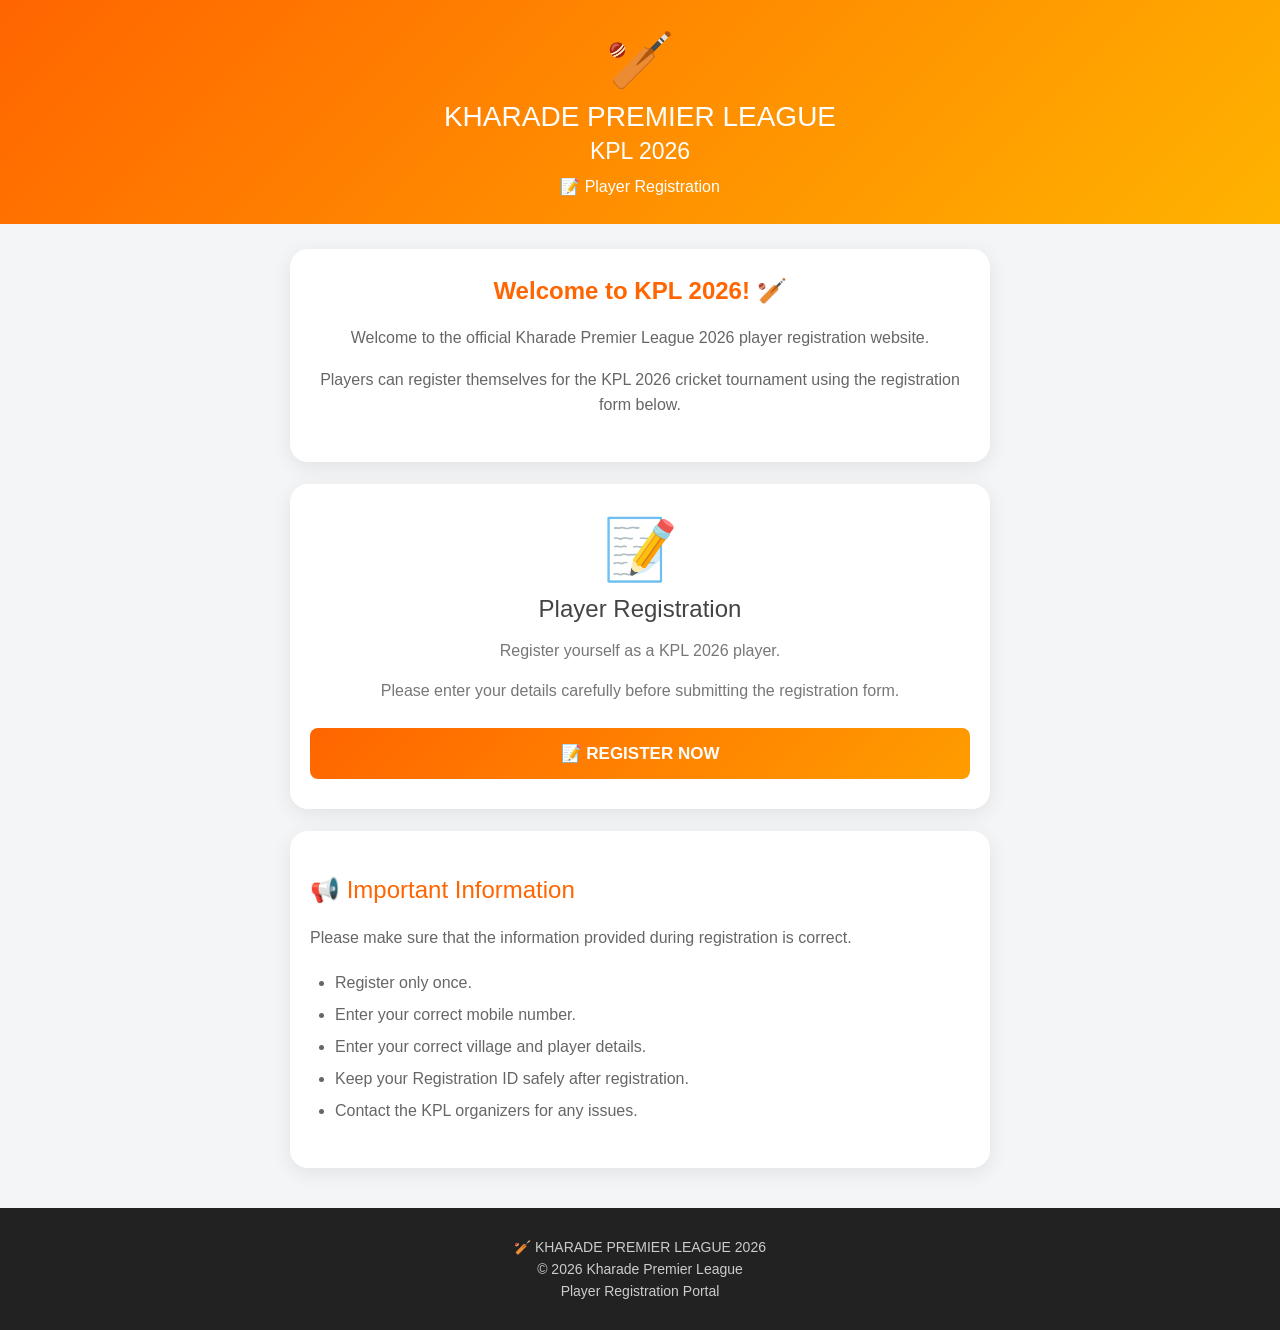
<file: index.html>
<!DOCTYPE html>
<html lang="en">
<head>
<meta charset="UTF-8">
<meta name="viewport" content="width=device-width, initial-scale=1.0">

<title>KPL 2026 - Player Registration</title>

<style>
* {
    box-sizing: border-box;
}

body {
    margin: 0;
    font-family: Arial, sans-serif;
    background: #f4f5f7;
    color: #222;
}

/* HEADER */
.header {
    background: linear-gradient(135deg, #ff6500, #ffb300);
    color: white;
    text-align: center;
    padding: 28px 15px;
}

.logo {
    font-size: 55px;
}

.header h1 {
    margin: 8px 0 5px;
    font-size: 28px;
    font-weight: 400;
}

.header h2 {
    margin: 0;
    font-size: 23px;
    font-weight: 400;
}

.header p {
    margin: 12px 0 0;
    font-size: 16px;
}

/* CONTAINER */
.container {
    width: 94%;
    max-width: 700px;
    margin: 25px auto;
}

/* WELCOME */
.welcome {
    background: white;
    padding: 28px 20px;
    border-radius: 18px;
    text-align: center;
    box-shadow: 0 5px 20px rgba(0,0,0,0.08);
}

.welcome h2 {
    color: #ff6500;
    margin-top: 0;
}

.welcome p {
    color: #666;
    line-height: 1.6;
}

/* REGISTRATION CARD */
.registration-card {
    background: white;
    margin-top: 22px;
    padding: 30px 20px;
    border-radius: 18px;
    text-align: center;
    box-shadow: 0 5px 20px rgba(0,0,0,0.08);
}

.registration-icon {
    font-size: 60px;
    margin-bottom: 10px;
}

.registration-card h2 {
    margin: 8px 0;
    color: #444;
    font-weight: 400;
}

.registration-card p {
    color: #777;
    line-height: 1.5;
}

/* BUTTON */
.register-btn {
    display: block;
    width: 100%;
    margin-top: 25px;
    padding: 15px;
    background: linear-gradient(135deg, #ff6500, #ff9d00);
    color: white;
    text-decoration: none;
    border-radius: 8px;
    font-size: 17px;
    font-weight: bold;
    border: none;
}

.register-btn:hover {
    opacity: 0.9;
}

/* INFORMATION */
.info {
    background: white;
    margin-top: 22px;
    padding: 25px 20px;
    border-radius: 18px;
    box-shadow: 0 5px 20px rgba(0,0,0,0.08);
}

.info h2 {
    color: #ff6500;
    font-weight: 400;
}

.info p {
    color: #666;
    line-height: 1.7;
}

.info ul {
    color: #666;
    line-height: 2;
    padding-left: 25px;
}

/* FOOTER */
.footer {
    margin-top: 40px;
    padding: 25px 15px;
    background: #222;
    color: #ccc;
    text-align: center;
    font-size: 14px;
}

.footer p {
    margin: 6px 0;
}

/* MOBILE */
@media (max-width: 480px) {

    .header {
        padding: 25px 10px;
    }

    .logo {
        font-size: 48px;
    }

    .header h1 {
        font-size: 23px;
    }

    .header h2 {
        font-size: 20px;
    }

    .container {
        width: 94%;
    }

    .welcome,
    .registration-card,
    .info {
        padding: 24px 18px;
    }
}
</style>
</head>

<body>

<!-- HEADER -->
<header class="header">

    <div class="logo">🏏</div>

    <h1>KHARADE PREMIER LEAGUE</h1>

    <h2>KPL 2026</h2>

    <p>📝 Player Registration</p>

</header>


<!-- MAIN CONTENT -->
<main class="container">

    <!-- WELCOME -->
    <section class="welcome">

        <h2>Welcome to KPL 2026! 🏏</h2>

        <p>
            Welcome to the official Kharade Premier League
            2026 player registration website.
        </p>

        <p>
            Players can register themselves for the
            KPL 2026 cricket tournament using the
            registration form below.
        </p>

    </section>


    <!-- ONLY PUBLIC OPTION -->
    <section class="registration-card">

        <div class="registration-icon">📝</div>

        <h2>Player Registration</h2>

        <p>
            Register yourself as a KPL 2026 player.
        </p>

        <p>
            Please enter your details carefully before
            submitting the registration form.
        </p>

        <a href="registration.html" class="register-btn">
            📝 REGISTER NOW
        </a>

    </section>


    <!-- INFORMATION -->
    <section class="info">

        <h2>📢 Important Information</h2>

        <p>
            Please make sure that the information provided
            during registration is correct.
        </p>

        <ul>
            <li>Register only once.</li>
            <li>Enter your correct mobile number.</li>
            <li>Enter your correct village and player details.</li>
            <li>Keep your Registration ID safely after registration.</li>
            <li>Contact the KPL organizers for any issues.</li>
        </ul>

    </section>

</main>


<!-- FOOTER -->
<footer class="footer">

    <p>🏏 KHARADE PREMIER LEAGUE 2026</p>

    <p>© 2026 Kharade Premier League</p>

    <p>Player Registration Portal</p>

</footer>

</body>
</html>
</file>
